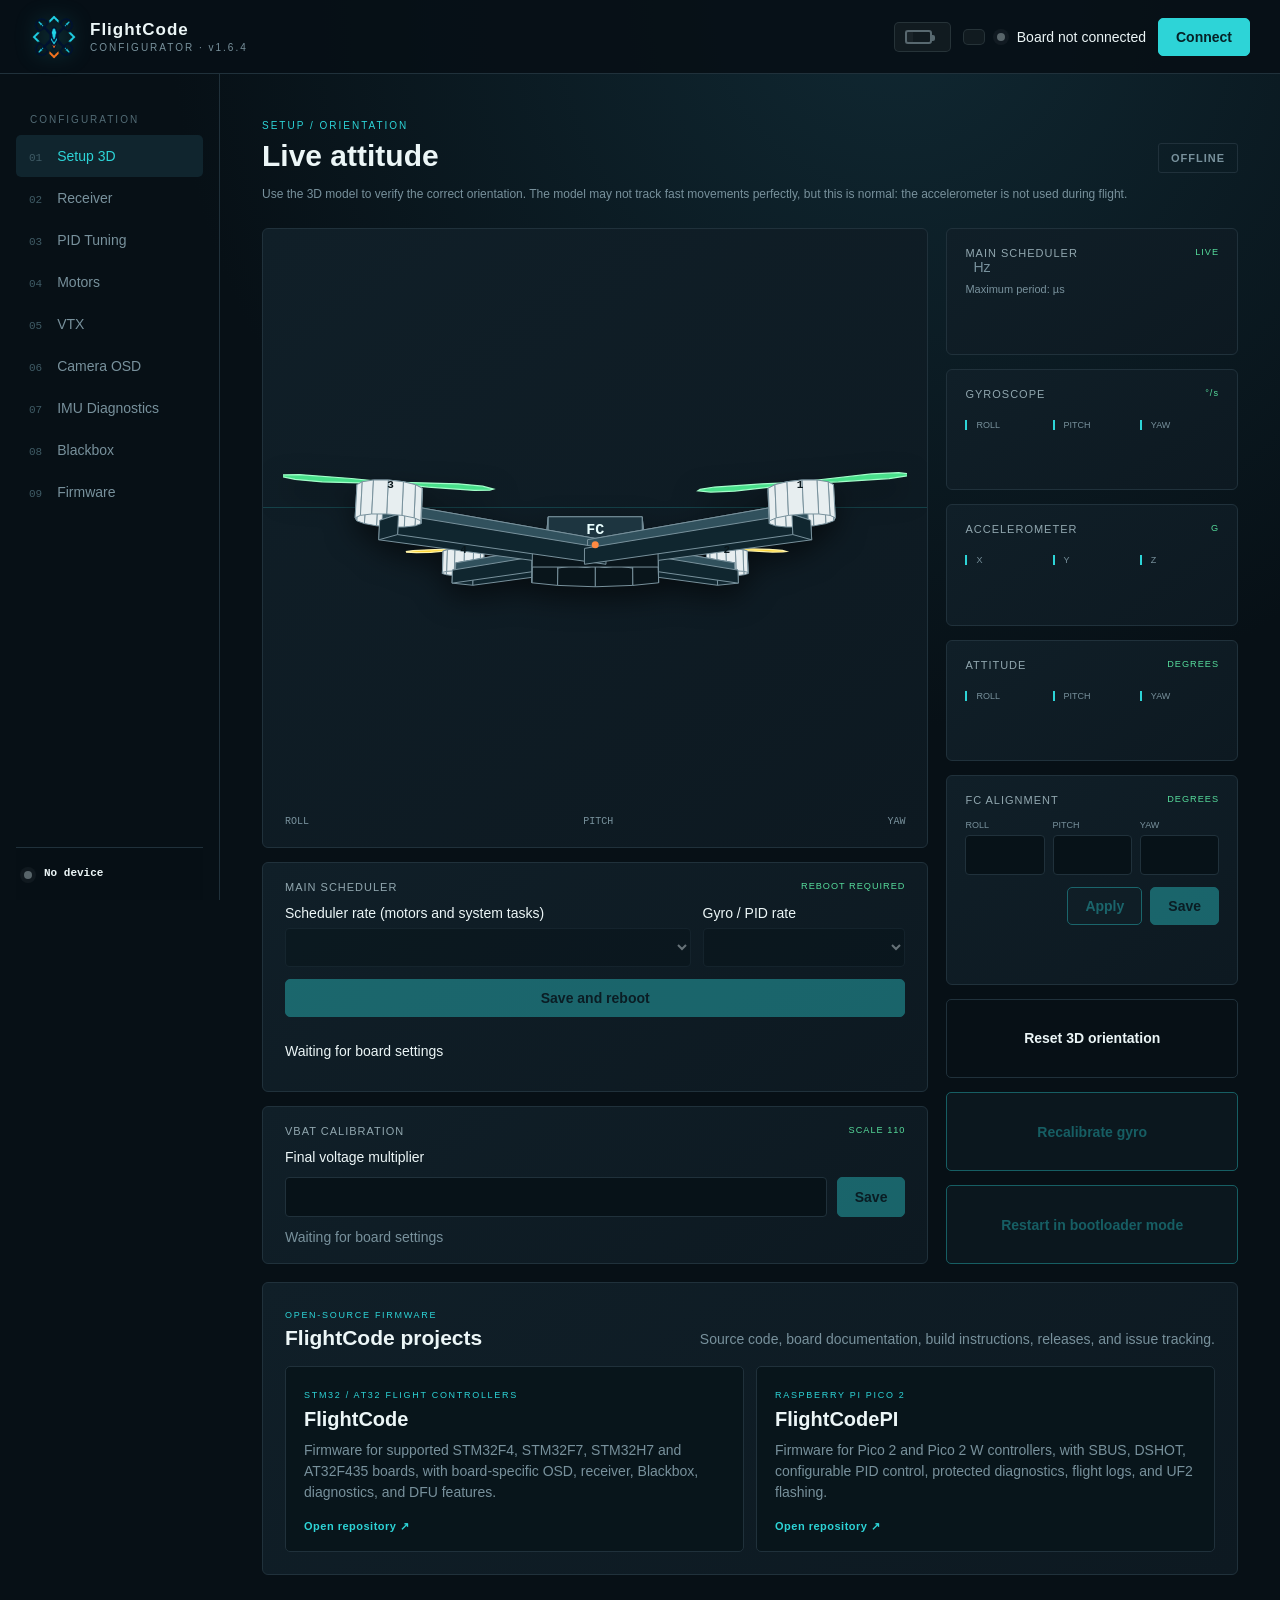
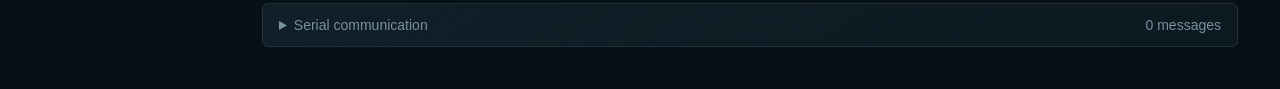
<file: index.html>
<!doctype html>
<html lang="en">
<head>
  <meta charset="UTF-8">
  <meta name="viewport" content="width=device-width,initial-scale=1">
  <meta name="theme-color" content="#071016">
  <title>FlightCode Configurator 1.6.4</title>
  <link rel="stylesheet" href="styles.css?v=20261018-settings-backup">
  <link rel="stylesheet" href="model.css?v=20260819-2">
  <link rel="stylesheet" href="blackbox.css?v=20260819-2">
  <link rel="stylesheet" href="firmware-flasher.css?v=20260819-2">
</head>
<body>
  <header class="topbar">
    <div class="brand">
      <img class="brand-logo" src="assets/flightcode-logo.png" alt="FlightCode logo">
      <div><b>FlightCode</b><small>CONFIGURATOR · v1.6.4</small></div>
    </div>
    <div class="connection"><div id="batteryStatus" class="battery-status disabled" title="Battery voltage not available"><span class="battery-icon"><i id="batteryFill"></i></span><b id="batteryVoltage">— V</b></div><div id="batteryCurrentStatus" class="current-status disabled" title="Board not connected"><b id="batteryCurrent">— A</b></div><i id="connectionDot"></i><span id="connectionText">Board not connected</span>
      <button id="connectButton" class="button primary">Connect</button></div>
  </header>
  <div class="shell">
    <aside>
      <p class="nav-title">CONFIGURATION</p>
      <button class="nav active" data-view="setup"><span>01</span>Setup 3D</button>
      <button class="nav" data-view="receiver"><span>02</span>Receiver</button>
      <button class="nav" data-view="pid"><span>03</span>PID Tuning</button>
      <button class="nav" data-view="motors"><span>04</span>Motors</button>
      <button class="nav" data-view="vtx"><span>05</span>VTX</button>
      <button class="nav" data-view="osd"><span>06</span>Camera OSD</button>
      <button class="nav" data-view="diagnostic"><span>07</span>IMU Diagnostics</button>
      <button class="nav" data-view="blackbox"><span>08</span>Blackbox</button>
      <button class="nav" data-view="firmware"><span>09</span>Firmware</button>
      <div class="device"><i id="deviceDot"></i><div><b id="deviceName">No device</b><small id="firmwareVersion"></small></div></div>
    </aside>
    <main>
      <div id="firmwareCompatibilityAlert" class="firmware-compatibility-alert" hidden role="alert">
        <strong>FIRMWARE UPDATE STRONGLY RECOMMENDED</strong>
        <span id="firmwareCompatibilityText"></span>
      </div>
      <section id="setupView" class="view active">
        <header class="heading"><div><small>SETUP / ORIENTATION</small><h1>Live attitude</h1></div><b id="flightState" class="badge">OFFLINE</b></header>
        <p class="orientation-note">Use the 3D model to verify the correct orientation. The model may not track fast movements perfectly, but this is normal: the accelerometer is not used during flight.</p>
        <div class="setup-grid">
          <div class="setup-visual">
          <article class="model-panel">
            <div class="horizon"></div>
            <div class="scene"><div class="model-camera"><div class="quad-shell"><canvas id="quadModel" class="quad" aria-label="Live 3D quadcopter attitude"></canvas>
              <div class="nose">▲</div>
            </div></div></div>
            <div class="legend"><span>ROLL</span><span>PITCH</span><span>YAW</span></div>
          </article>
          <article class="card main-loop-card"><header>MAIN SCHEDULER <small>REBOOT REQUIRED</small></header><div class="main-loop-schedulers"><label for="mainLoopHz">Scheduler rate (motors and system tasks)<select id="mainLoopHz" disabled><option value="8000">8 kHz</option><option value="16000" selected>16 kHz</option></select></label><label for="gyroRateHz">Gyro / PID rate<select id="gyroRateHz" disabled><option value="8000">8 kHz</option><option value="16000" selected>16 kHz</option></select></label></div><div class="main-loop-actions"><button id="applyMainLoopButton" class="button primary" disabled>Save and reboot</button></div><p id="mainLoopState">Waiting for board settings</p></article>
          <article class="card vbat-card"><header>VBAT CALIBRATION <small>SCALE 110</small></header><label for="vbatMultiplier">Final voltage multiplier</label><div class="vbat-control"><input id="vbatMultiplier" type="number" min="0.5" max="1.5" step="0.001" value="1.000" disabled><button id="saveVbatMultiplierButton" class="button primary" disabled>Save</button></div><p id="vbatMultiplierState">Waiting for board settings</p></article>
          </div>
          <div class="telemetry">
            <article class="card loop"><header>MAIN SCHEDULER <small>LIVE</small></header><strong id="loopFrequency">—</strong><span>Hz</span><p>Maximum period: <b id="loopMaxPeriod">—</b> µs</p></article>
            <article class="card"><header>GYROSCOPE <small>°/s</small></header><div class="triple">
              <div><small>ROLL</small><b id="gyroRoll">0.0</b></div><div><small>PITCH</small><b id="gyroPitch">0.0</b><small id="gyroPitchRaw">RAW: —</small></div><div><small>YAW</small><b id="gyroYaw">0.0</b></div>
            </div></article>
            <article class="card"><header>ACCELEROMETER <small>G</small></header><div class="triple">
              <div><small>X</small><b id="accelX">0.00</b></div><div><small>Y</small><b id="accelY">0.00</b></div><div><small>Z</small><b id="accelZ">0.00</b></div>
            </div></article>
            <article class="card"><header>ATTITUDE <small>DEGREES</small></header><div class="triple">
              <div><small>ROLL</small><b id="attitudeRoll">0.0</b></div><div><small>PITCH</small><b id="attitudePitch">0.0</b></div><div><small>YAW</small><b id="attitudeYaw">0.0</b></div>
            </div></article>
            <article class="card alignment-card"><header>FC ALIGNMENT <small>DEGREES</small></header>
              <div class="alignment-fields">
                <label>ROLL<input id="boardRoll" data-alignment type="number" min="-180" max="180" step="1" value="0" disabled></label>
                <label>PITCH<input id="boardPitch" data-alignment type="number" min="-180" max="180" step="1" value="0" disabled></label>
                <label>YAW<input id="boardYaw" data-alignment type="number" min="-180" max="180" step="1" value="0" disabled></label>
              </div>
              <div class="alignment-actions">
                <button id="applyAlignmentButton" class="button secondary" disabled>Apply</button>
                <button id="saveAlignmentButton" class="button primary" disabled>Save</button>
              </div>
            </article>
            <button id="resetAttitudeButton" class="button ghost">Reset 3D orientation</button>
            <button id="calibrateGyroButton" class="button secondary" disabled>Recalibrate gyro</button>
            <button id="enterDfuButton" class="button secondary" disabled>Restart in bootloader mode</button>
          </div>
        </div>
        <section class="project-links" aria-labelledby="projectLinksTitle">
          <header><div><small>OPEN-SOURCE FIRMWARE</small><h2 id="projectLinksTitle">FlightCode projects</h2></div><p>Source code, board documentation, build instructions, releases, and issue tracking.</p></header>
          <div class="project-link-grid">
            <a class="project-link" href="https://github.com/tommyleo/FlightCode" target="_blank" rel="noopener noreferrer"><span>STM32 / AT32 FLIGHT CONTROLLERS</span><strong>FlightCode</strong><p>Firmware for supported STM32F4, STM32F7, STM32H7 and AT32F435 boards, with board-specific OSD, receiver, Blackbox, diagnostics, and DFU features.</p><b>Open repository <i aria-hidden="true">↗</i></b></a>
            <a class="project-link" href="https://github.com/tommyleo/FlightCodePI" target="_blank" rel="noopener noreferrer"><span>RASPBERRY PI PICO 2</span><strong>FlightCodePI</strong><p>Firmware for Pico 2 and Pico 2 W controllers, with SBUS, DSHOT, configurable PID control, protected diagnostics, flight logs, and UF2 flashing.</p><b>Open repository <i aria-hidden="true">↗</i></b></a>
          </div>
        </section>
      </section>
      <section id="receiverView" class="view">
        <header class="heading"><div><small id="receiverInputType">INPUT / SBUS</small><h1>Receiver channels</h1></div><b id="receiverState" class="badge">NO SIGNAL</b></header>
        <article class="receiver-config">
          <div id="receiverProtocolRow" class="receiver-order"><label for="receiverProtocol"><small>RECEIVER TYPE</small>Serial protocol</label><select id="receiverProtocol" data-receiver-config disabled><option value="SBUS">SBUS</option></select></div>
          <div class="receiver-order"><label for="receiverSerialPort"><small>SERIAL PORT</small>Receiver UART</label><select id="receiverSerialPort" data-receiver-config disabled><option value="UART1">UART1</option></select></div>
          <div class="receiver-order"><label for="receiverChannelOrder"><small>CHANNEL MAP</small>First four channels</label><select id="receiverChannelOrder" data-receiver-config disabled><option>TAER1234</option><option>AETR1234</option></select></div>
          <div id="receiverModes" class="receiver-modes"></div>
          <div id="receiverBindRow" class="receiver-actions" hidden><span id="receiverBindState">Requires ELRS 3.4+ and FC TX connected to receiver RX. Then select Bind on your radio.</span><button id="bindReceiverButton" class="button secondary" disabled>Bind receiver</button></div>
          <div class="receiver-actions"><span id="receiverConfigState">Waiting for board settings</span><button id="applyReceiverConfigButton" class="button secondary" disabled>Apply</button><button id="saveReceiverConfigButton" class="button primary" disabled>Save</button></div>
        </article>
        <article id="sbusDiagnostics" class="sbus-diagnostics waiting">
          <div class="sbus-diagnostic-heading"><div><small id="receiverDiagnosticsType">SBUS DIAGNOSTICS</small><h2>Signal quality</h2></div><b id="sbusHealth">WAITING</b></div>
          <div class="sbus-diagnostic-grid">
            <div><small>FRAME AGE</small><strong id="sbusFrameAge">—</strong></div>
            <div><small>VALID FRAMES</small><strong id="sbusValidFrames">0</strong></div>
            <div><small>UART ERRORS</small><strong id="sbusUartErrors">0</strong></div>
            <div><small>RECOVERIES</small><strong id="sbusRecoveries">0</strong></div>
            <div><small>OVERRUNS</small><strong id="sbusOverruns">0</strong></div>
            <div><small>INVALID FRAMES</small><strong id="sbusInvalidFrames">0</strong></div>
          </div>
          <p id="sbusDiagnosticMessage">Waiting for receiver diagnostics…</p>
        </article>
        <h2 class="channel-output-title">Live channel output</h2>
        <div id="channelGrid" class="channels"></div>
      </section>
      <section id="vtxView" class="view">
        <header class="heading"><div><small>VIDEO / TRANSMITTER CONTROL</small><h1>VTX</h1></div><b id="vtxState" class="badge">UNAVAILABLE</b></header>
        <article class="vtx-card">
          <div class="vtx-fields">
            <label>Protocol<select id="vtxProtocol" data-vtx-config disabled><option value="OFF">Disabled</option><option value="SMARTAUDIO">SmartAudio</option><option value="TRAMP">IRC Tramp</option><option value="HDZERO_MSP">HDZero V3 · MSP + DisplayPort</option></select></label>
            <label>Serial port<select id="vtxSerialPort" data-vtx-config disabled><option value="UART3">UART3</option><option value="UART4">UART4</option><option value="UART6">UART6</option></select></label>
            <label>Frequency table<select id="vtxTable" data-vtx-config disabled><option value="EU">EU / CE</option><option value="US">US / FCC</option></select></label>
            <label>Band<select id="vtxBand" data-vtx-config disabled><option>A</option><option>B</option><option>E</option><option>F</option><option>R</option></select></label>
            <label>Channel<select id="vtxChannel" data-vtx-config disabled><option value="1">CH 1</option><option value="2">CH 2</option><option value="3">CH 3</option><option value="4">CH 4</option><option value="5">CH 5</option><option value="6">CH 6</option><option value="7">CH 7</option><option value="8">CH 8</option></select></label>
            <label>Power<select id="vtxPower" data-vtx-config disabled><option value="25">25 mW</option><option value="100">100 mW</option><option value="200">200 mW</option><option value="400">400 mW</option><option value="500">500 mW</option><option value="600">600 mW</option><option value="1000">1000 mW</option></select></label>
          </div>
          <p class="vtx-note">For SmartAudio / Tramp, connect the control wire to the selected UART TX pad. For HDZero MSP + DisplayPort, connect FC TX to VTX RX and FC RX to VTX TX, with a common ground. Saved VTX settings are sent at the next startup. MSP connection confirms communication, not the actual RF state.</p>
          <p id="vtxLinkState" class="vtx-note" aria-live="polite" hidden>Waiting for HDZero communication</p>
          <div class="vtx-actions"><span id="vtxConfigState">Waiting for board settings</span><button id="applyVtxButton" class="button secondary" disabled>Apply (RAM)</button><button id="saveVtxButton" class="button primary" disabled>Save for reboot</button></div>
        </article>
        <article class="vtx-card">
          <header><div><small>READY TO USE</small><h2 id="vtxTableTitle">EU frequency table</h2></div><b>5.8 GHz</b></header>
          <div id="vtxFrequencyTable" class="vtx-table-wrap"></div>
          <p class="vtx-warning">Frequencies set to “—” are disabled for the selected region. Also verify the supported bands and power levels in the VTX manufacturer documentation.</p>
        </article>
      </section>
      <section id="pidView" class="view">
        <header class="heading"><div><small>FLIGHT TUNING / RATE MODE</small><h1>PID parameters</h1></div><b id="saveState" class="save-state">Not connected</b></header>
        <article class="tuning-profiles">
          <div>
            <small>FLIGHT PROFILE</small>
            <h2>Quick tuning</h2>
            <p>Presets fill in PID, rates, feedforward, TPA, and filter values. Review them, then select Apply or Save to flash.</p>
          </div>
          <div class="profile-buttons">
            <button class="profile-button" data-tuning-profile="balanced" disabled><b>Balanced</b><small>Predictable and progressive</small></button>
            <button class="profile-button" data-tuning-profile="racing" disabled><b>Racing</b><small>Direct and responsive</small></button>
            <button class="profile-button" data-tuning-profile="freestyle" disabled><b>Freestyle</b><small>Smooth and acrobatic</small></button>
          </div>
          <span id="activeTuningProfile" class="profile-state">CUSTOM</span>
        </article>
        <div id="pidGrid" class="pid-grid"></div>
        <article class="rates-card">
          <header><div><small>STICK RESPONSE</small><h2>Rates and expo</h2></div>
            <p>Expo softens the stick center while preserving maximum rate at the endpoints.</p></header>
          <div class="rates-fields">
            <label>Roll max <span>°/s</span><input id="rollRate" data-rate type="number" min="100" max="1200" step="10" value="420" disabled></label>
            <label>Pitch max <span>°/s</span><input id="pitchRate" data-rate type="number" min="100" max="1200" step="10" value="420" disabled></label>
            <label>Yaw max <span>°/s</span><input id="yawRate" data-rate type="number" min="100" max="1200" step="10" value="320" disabled></label>
            <label>Expo <span>0–0,9</span><input id="rateExpo" data-rate type="number" min="0" max="0.9" step="0.01" value="0.30" disabled></label>
            <label>TPA <span>%</span><input id="tpaAttenuation" data-tpa type="number" min="0" max="100" step="1" value="20" disabled></label>
            <label>TPA breakpoint <span>throttle %</span><input id="tpaBreakpoint" data-tpa type="number" min="0" max="100" step="1" value="70" disabled></label>
          </div>
        </article>
        <article class="rates-card">
          <header><div><small>NOISE CONTROL</small><h2>Gyroscope and D-term filters</h2></div>
            <p>Lower frequencies reduce vibration reaching the controller. Dynamic D adds only the selected maximum boost during fast rotations or propwash.</p></header>
          <div class="rates-fields filter-fields">
            <label>Gyro low-pass <span>Hz</span><input id="gyroLpfHz" data-filter type="number" min="50" max="250" step="1" value="100" disabled></label>
            <label>D-term low-pass <span>Hz</span><input id="dtermLpfHz" data-filter type="number" min="20" max="200" step="1" value="60" disabled></label>
            <label>Dynamic D boost <span>% max · 0 = disabled</span><input id="dynamicDBoost" data-filter type="number" min="0" max="50" step="0.1" value="12.5" disabled></label>
          </div>
        </article>
        <div class="actions"><button id="resetButton" class="button ghost" disabled>Restore defaults</button><div>
          <button id="readButton" class="button ghost" disabled>Read again</button>
          <button id="applyButton" class="button secondary" disabled>Apply</button>
          <button id="saveButton" class="button primary" disabled>Save to flash</button>
        </div></div>
      </section>
      <section id="motorsView" class="view">
        <header class="heading"><div><small>OUTPUT / TEST BENCH</small><h1>Motor test</h1></div><b id="motorTestState" class="badge">LOCKED</b></header>
        <article class="protocol-card">
          <div><small>MOTOR OUTPUT</small><h2>ESC protocol</h2>
            <p>The protocol can only be changed while the quad is disarmed.</p></div>
          <div class="protocol-control">
            <select id="motorProtocol" disabled>
              <option value="DSHOT300" selected>DSHOT300</option>
              <option value="DSHOT600">DSHOT600</option>
              <option value="DSHOT1200">DSHOT1200</option>
            </select>
            <button id="applyProtocolButton" class="button secondary protocol-action" disabled>Apply<br>protocol</button>
          </div>
        </article>
        <article class="protocol-card motor-direction-card">
          <div><small>YAW MIXER</small><h2>Motor direction</h2>
            <p>Select reversed for counterclockwise M1/M4 and clockwise M2/M3 (props out).</p></div>
          <div id="motorDirectionDiagram" class="motor-direction-diagram" role="img" aria-label="Normal motor direction: M1 and M4 clockwise; M2 and M3 counterclockwise">
            <span class="motor-diagram-nose">FRONT &#9650;</span>
            <div class="motor-diagram-grid">
              <span class="motor-diagram-item" data-motor-direction="4"><b>M4</b><i aria-hidden="true">&#8635;</i><small>CW</small></span>
              <span class="motor-diagram-item" data-motor-direction="2"><b>M2</b><i aria-hidden="true">&#8634;</i><small>CCW</small></span>
              <span class="motor-diagram-item" data-motor-direction="3"><b>M3</b><i aria-hidden="true">&#8634;</i><small>CCW</small></span>
              <span class="motor-diagram-item" data-motor-direction="1"><b>M1</b><i aria-hidden="true">&#8635;</i><small>CW</small></span>
            </div>
          </div>
          <div class="protocol-control">
            <select id="motorDirection" disabled>
              <option value="NORMAL">Normal · M1/M4 clockwise</option>
              <option value="REVERSED">Reversed · M1/M4 counterclockwise</option>
            </select>
            <button id="applyMotorDirectionButton" class="button secondary protocol-action" disabled>Apply and<br>save</button>
          </div>
        </article>
        <article class="protocol-card">
          <div><small>ARM / IDLE</small><h2>Motor idle speed</h2>
            <p>Minimum output maintained while the quad is armed and throttle is at zero.</p></div>
          <div class="protocol-control">
            <input id="motorIdlePercent" type="number" min="1" max="10" step="0.1" value="5.0" disabled>
            <span>%</span>
            <button id="applyMotorIdleButton" class="button secondary protocol-action" disabled>Apply and<br>save</button>
          </div>
        </article>
        <article class="motor-warning">
          <strong>⚠ REMOVE ALL PROPELLERS</strong>
          <p>The motors may start immediately. Keep the configured ARM switch disabled and connect the battery only after removing the propellers.</p>
          <label><input id="motorSafetyCheck" type="checkbox" disabled> I confirm that all propellers have been removed</label>
        </article>
        <article class="motor-test-panel">
          <div class="master-motor">
            <div><strong>MASTER</strong><small>All motors</small></div>
            <input id="masterMotorSlider" class="vertical-motor" type="range" min="0" max="100" step="1" value="0" disabled>
            <output id="masterMotorValue">0%</output>
          </div>
          <div id="motorTestGrid" class="motor-test-grid"></div>
        </article>
        <p class="motor-hint">Return all sliders to zero before disabling the test or disconnecting the battery.</p>
      </section>
      <section id="osdView" class="view">
        <header class="heading"><div><small id="osdBackendTitle">VIDEO / MAX7456</small><h1>Camera OSD</h1></div><b id="osdDetectionState" class="badge">NOT DETECTED</b></header>
        <article class="osd-safety">
          <strong id="osdConnectionTitle">REMOVE ALL PROPELLERS</strong>
          <p id="osdConnectionHelp">For reliable detection, power the flight controller from the LiPo first, then connect USB. The MAX7456 may not be powered by USB alone.</p>
        </article>
        <article class="card osd-card">
          <header>OSD LAYOUT <small id="osdGridFormat">PAL · 30 × 16 GRID</small></header>
          <label class="osd-pilot-field" id="osdVideoModeField">Video format<select id="osdVideoMode" disabled><option value="AUTO">Auto</option><option value="PAL">PAL</option><option value="NTSC">NTSC</option></select><small>Match the camera format. PAL / NTSC is saved and used from power-on.</small></label>
          <div class="osd-enable-row"><div><b>Enable OSD overlay</b><small>Choose the visible elements and drag them directly over the video preview.</small></div><label class="osd-switch"><input id="osdEnabled" type="checkbox" disabled><span></span></label></div>
          <div class="osd-layout-editor">
            <div id="osdPalette" class="osd-palette" aria-label="OSD elements">
              <div class="osd-palette-heading"><small>ELEMENTS</small><span>SHOW</span></div>
              <button type="button" class="osd-palette-item" draggable="true" data-osd-element="0"><span><b>Battery voltage</b><small>▤16.80V</small></span><i aria-hidden="true"></i></button>
              <button type="button" class="osd-palette-item" draggable="true" data-osd-element="1"><span><b>Cell voltage</b><small>▤4.20V</small></span><i aria-hidden="true"></i></button>
              <button type="button" class="osd-palette-item" draggable="true" data-osd-element="2"><span><b>Flight timer</b><small>03:24◷</small></span><i aria-hidden="true"></i></button>
              <button type="button" class="osd-palette-item" draggable="true" data-osd-element="3"><span><b>FlightCode logo</b><small>FLIGHTCODE</small></span><i aria-hidden="true"></i></button>
              <button type="button" class="osd-palette-item" draggable="true" data-osd-element="4"><span><b>Pilot name</b><small id="osdPilotPreview">PILOT</small></span><i aria-hidden="true"></i></button>
              <button type="button" class="osd-palette-item" draggable="true" data-osd-element="5"><span><b>VTX</b><small>F:3:200</small></span><i aria-hidden="true"></i></button>
              <button type="button" class="osd-palette-item" draggable="true" data-osd-element="6"><span><b>Current</b><small>999.9A</small></span><i aria-hidden="true"></i></button>
              <label class="osd-pilot-field"><span>Pilot name</span><input id="osdPilotName" maxlength="12" placeholder="PILOT" autocomplete="off" disabled></label>
            </div>
            <div class="osd-preview-wrap">
              <div class="osd-preview-toolbar"><span>CAMERA PREVIEW</span><b id="osdGridPosition">COL — · ROW —</b></div>
              <div id="osdPreview" class="osd-preview" role="application" aria-label="OSD positioning preview">
                <div id="osdPreviewItems"></div>
                <div class="osd-safe-area"></div>
              </div>
              <p id="osdGridHelp">Drag an element to place it. Positions snap to the detected video grid.</p>
            </div>
          </div>
          <div class="osd-actions"><span id="osdConfigState">Waiting for board settings</span><button id="applyOsdButton" class="button secondary" disabled>Apply</button><button id="saveOsdButton" class="button primary" disabled>Save</button></div>
        </article>
      </section>
      <section id="diagnosticView" class="view">
        <header class="heading"><div><small>SENSORS / BENCH ANALYSIS</small><div class="heading-title"><h1>IMU diagnostics</h1><b id="diagnosticImuName" class="imu-name">IMU —</b></div></div><b class="badge">NO PROPELLERS</b></header>
        <article class="imu-diagnostic">
          <div>
            <small>GUIDED PROCEDURE</small>
            <h2>Verify roll, pitch, and yaw</h2>
            <p id="imuDiagnosticInstruction">Record guided positions up to ±180° and create a complete 3D orientation file.</p>
            <div class="diagnostic-progress"><i id="imuDiagnosticProgress"></i></div>
            <p id="imuDiagnosticResult" class="diagnostic-result">Ready to begin.</p>
          </div>
          <div class="diagnostic-actions">
            <button id="startImuDiagnosticButton" class="button primary" disabled>Start test</button>
            <button id="cancelImuDiagnosticButton" class="button ghost" disabled>Cancel</button>
            <button id="downloadImuDiagnosticButton" class="button secondary" disabled>Download file</button>
          </div>
        </article>
        <article class="diagnostic-help">
          <h3>How to perform the test</h3>
          <p>Begin with the quad level. Slowly follow each indicated position and hold it until the next stage. The procedure tests ±90° and ±180° on roll, pitch, and yaw, followed by a combined rotation.</p>
          <p>The file records gyroscope, accelerometer, quaternion, and displayed angles at 100 Hz.</p>
          <p>The quad must be disarmed and the motor test must be disabled.</p>
        </article>
        <article class="imu-diagnostic">
          <div>
            <small>STATIONARY CALIBRATION</small>
            <h2>Measure gyroscope bias and drift</h2>
            <p id="stationaryDiagnosticInstruction">Keep the board completely still. The test calibrates the gyroscope, waits for stabilization, then records a diagnostic log.</p>
            <div class="diagnostic-progress"><i id="stationaryDiagnosticProgress"></i></div>
            <p id="stationaryDiagnosticResult" class="diagnostic-result">Ready to begin.</p>
          </div>
          <div class="diagnostic-actions">
            <button id="startStationaryDiagnosticButton" class="button primary" disabled>Start stationary test</button>
            <button id="cancelStationaryDiagnosticButton" class="button ghost" disabled>Cancel</button>
            <button id="downloadStationaryDiagnosticButton" class="button secondary" disabled>Download file</button>
          </div>
        </article>
        <article class="pid-diagnostic">
          <div>
            <small>PID / MIXER</small>
            <h2>Simulated PID and mixer test</h2>
            <p id="pidDiagnosticInstruction">Check gyroscope and radio commands while calculating M1–M4 with physical outputs locked at zero.</p>
            <div class="diagnostic-progress"><i id="pidDiagnosticProgress"></i></div>
            <p id="pidDiagnosticResult" class="diagnostic-result">Ready to begin.</p>
            <label class="diagnostic-safety"><input id="pidDiagnosticSafety" type="checkbox" disabled> I confirm: propellers removed and battery disconnected</label>
          </div>
          <div class="diagnostic-actions">
            <button id="startPidDiagnosticButton" class="button primary" disabled>Start PID test</button>
            <button id="cancelPidDiagnosticButton" class="button ghost" disabled>Cancel</button>
            <button id="downloadPidDiagnosticButton" class="button secondary" disabled>Download file</button>
          </div>
        </article>
        <article class="diagnostic-help">
          <h3>How the simulated test advances</h3>
          <p>Each stage starts with a three-second preparation countdown. There is no time limit for performing the requested movement.</p>
          <p>After the movement, keep the quad still or return the stick to center for just over one second. Only then will the next stage begin.</p>
        </article>
        <article class="flight-log-card">
          <div>
            <small>BLACKBOX RAM</small>
            <h2>Latest flight</h2>
            <p id="flightLogStatus">No flight log available.</p>
            <div class="diagnostic-progress"><i id="flightLogProgress"></i></div>
          </div>
          <div class="diagnostic-actions">
            <button id="refreshFlightLogButton" class="button ghost" disabled>Check log</button>
            <button id="downloadFlightLogButton" class="button secondary" disabled>Download latest flight</button>
          </div>
        </article>
      </section>
      <section id="blackboxView" class="view">
        <header class="heading"><div><small>ONBOARD STORAGE</small><h1>Blackbox</h1></div><b id="blackboxState" class="badge">UNAVAILABLE</b></header>
        <article class="card blackbox-card">
          <header>LONG FLIGHT LOGGING <small>MICROSD / INTERNAL FLASH</small></header>
          <div class="osd-enable-row"><div><b>Enable persistent Blackbox</b><small>Records gyro, setpoints, separated P/I/D/FF terms, motors, battery, main-scheduler timing and gyro/PID timing at 1 kHz.</small></div><label class="osd-switch"><input id="blackboxEnabled" type="checkbox" disabled><span></span></label></div>
          <div class="blackbox-stats">
            <div class="blackbox-stat"><small>STORAGE CAPACITY</small><strong id="blackboxCapacity">—</strong><span id="blackboxCapacityDetail">Blackbox storage</span></div>
            <div class="blackbox-stat"><small>STORED FLIGHT DATA</small><strong id="blackboxStored">—</strong><span id="blackboxWrittenDetail">0 B written this power session</span></div>
            <div id="blackboxDroppedCard" class="blackbox-stat"><small>DROPPED RECORDS</small><strong id="blackboxDropped">0</strong><span id="blackboxDroppedDetail">Logging pipeline healthy</span></div>
          </div>
          <p id="blackboxMessage">Connect a compatible flight controller to check its Blackbox storage.</p>
          <p id="blackboxWriteTestResult" class="diagnostic-result">Write test not run.</p>
          <div class="osd-actions"><span id="blackboxConfigState">Waiting for board</span><button id="blackboxWriteTestButton" class="button ghost" disabled>Write test</button><button id="blackboxSessionTestButton" class="button ghost" disabled>Session test</button><button id="refreshBlackboxButton" class="button ghost" disabled>Check again</button><button id="applyBlackboxButton" class="button secondary" disabled>Apply</button><button id="saveBlackboxButton" class="button primary" disabled>Save</button></div>
        </article>
        <article class="card blackbox-flights-card">
          <header><span>SAVED FLIGHTS</span><small id="blackboxFlightCount">0 FLIGHTS</small></header>
          <p id="blackboxCatalogMessage">Connect FlightCode to list the flights stored on the microSD.</p>
          <div id="blackboxFlightList" class="blackbox-flight-list"></div>
          <div class="diagnostic-progress"><i id="blackboxDownloadProgress"></i></div>
          <div class="osd-actions"><span id="blackboxDownloadState">No download in progress</span><button id="clearBlackboxButton" class="button ghost danger" disabled>Erase flight catalog</button></div>
        </article>
      </section>
      <section id="firmwareView" class="view">
        <header class="heading"><div><small id="firmwareModeLabel">MAINTENANCE / FIRMWARE</small><h1>Firmware flasher</h1></div><b id="firmwareDfuState" class="badge">WAITING</b></header>
      <article class="configuration-backup card" aria-label="Configuration backup">
        <div><strong>Configuration backup</strong><p id="configurationBackupState" role="status" aria-live="polite">Connect a board to save or load its settings</p><small>All board settings · restore after reinstalling FlightCode or FlightCodePI on the same board.</small></div>
        <div class="configuration-backup-actions"><button id="backupConfigurationButton" class="button secondary" disabled>Save backup</button><button id="restoreConfigurationButton" class="button ghost" disabled>Load backup</button></div>
        <input id="configurationBackupFile" type="file" accept=".json,application/json" hidden>
      </article>
        <article id="firmwareWarning" class="firmware-warning">
          <strong id="firmwareWarningTitle">STM32 / AT32 FLIGHT CONTROLLERS AND RASPBERRY PI PICO</strong>
          <p id="firmwareWarningText">The configurator selects the correct flashing protocol from the connected board.</p>
        </article>
        <article class="firmware-card">
          <div class="firmware-fields">
            <label><small>TARGET BOARD</small><select id="firmwareTarget"><option value="">Select board…</option><option value="MAMBAF411">Mamba F411</option><option value="CLRACINGF4">CLRacing F4</option><option value="FLYWOOF405NANO">Flywoo GN405 Nano V3</option><option value="FLYWOOF405NANO_ANALOG">Flywoo GN405 Nano Analog</option><option value="SEQUREH7V2">SEQURE H743 V2</option><option value="FOXEERF722V4">Foxeer F722 V4 (ICM / MPU6000)</option><option value="FOXEERH743">Foxeer H743 / H7 Mini MPU6000</option><option value="HUMMINGBIRD_200RS">NewBeeDrone Hummingbird 200 RaceSpec</option><option value="PICO2_W">Raspberry PI PICO 2</option></select></label>
            <label><small id="firmwareFileTypeLabel">LOCAL FIRMWARE</small><input id="firmwareFile" type="file" accept=".hex,.uf2,text/plain,application/octet-stream"></label>
          </div>
          <div class="firmware-file-info">
            <div><small>FILE</small><strong id="firmwareFileName">No file selected</strong></div>
            <div><small>FIRMWARE SIZE</small><strong id="firmwareSize">—</strong></div>
            <div><small>FLASH RANGE</small><strong id="firmwareRange">—</strong></div>
          </div>
          <p id="firmwareValidation" class="firmware-validation">Select a FlightCode .hex firmware file.</p>
          <div class="firmware-sequence">
            <div><span>1</span><b id="firmwareStep1Title">Enter bootloader</b><small id="firmwareStep1Text">Use the connected board or its BOOT button.</small></div>
            <div><span>2</span><b id="firmwareStep2Title">Connect bootloader</b><small id="firmwareStep2Text">Authorize the bootloader through USB.</small></div>
            <div><span>3</span><b id="firmwareStep3Title">Flash and verify</b><small id="firmwareStep3Text">Erase application memory, write, and compare every byte.</small></div>
          </div>
          <div class="firmware-actions">
            <button id="firmwareEnterDfuButton" class="button ghost" disabled>Restart in bootloader</button>
            <button id="firmwareConnectDfuButton" class="button secondary" disabled>Connect bootloader</button>
            <button id="firmwareFlashButton" class="button primary" disabled>Flash firmware</button>
          </div>
          <div class="firmware-progress"><i id="firmwareProgress"></i></div>
          <p id="firmwareProgressText" class="firmware-progress-text">Select a target and firmware file</p>
          <details class="firmware-log"><summary>Flashing details</summary><pre id="firmwareLog"></pre></details>
        </article>
      </section>
      <details class="console"><summary>Serial communication <span id="messageCount">0 messages</span></summary><pre id="consoleOutput">Device protocol messages will appear here.</pre></details>
    </main>
  </div>
  <div id="toast" class="toast" role="status"></div>
  <script src="quad-renderer-logic.js?v=20260805-2"></script>
  <script src="quad-renderer.js?v=20260805-2"></script>
  <script src="diagnostic-logic.js?v=20260805-2"></script>
  <script src="attitude-logic.js?v=20260805-2"></script>
  <script src="blackbox-logic.js?v=20260919-log-v9"></script>
  <script src="serial-port-logic.js?v=20261003-current-six"></script>
  <script src="webusb-serial.js?v=20261003-current-six"></script>
  <script src="android-usb-serial.js?v=20260824-1"></script>
<script src="firmware-flasher.js?v=20261004-foxeer-mini"></script>
  <script src="pico-flasher.js"></script>
  <script src="configuration-backup.js?v=20261018-2"></script>
  <script src="app.js?v=20261018-settings-backup-3"></script>
</body>
</html>
</file>
<file: styles.css>
:root{--bg:#071016;--panel:#0d1921;--panel2:#101f28;--line:#20313b;--text:#ecf6f7;--muted:#78919c;--cyan:#2dd4d7;--orange:#ff8a42;--green:#56db9b}
*{box-sizing:border-box}body{margin:0;background:radial-gradient(circle at 70% 0,#102832 0,var(--bg) 38%);color:var(--text);font:14px Inter,Segoe UI,sans-serif;min-height:100vh}.topbar{height:74px;border-bottom:1px solid var(--line);display:flex;align-items:center;justify-content:space-between;padding:0 30px;background:#071016e8;position:sticky;top:0;z-index:5}.brand,.connection,.device{display:flex;align-items:center;gap:12px}.brand b{font-size:17px;letter-spacing:1px}.brand small,.device small{display:block;color:var(--muted);font-size:10px;letter-spacing:2px;margin-top:2px}.brand-logo{width:48px;height:48px;object-fit:contain;filter:drop-shadow(0 0 10px #2dd4d744)}.connection i,.device i{width:8px;height:8px;background:#58656a;border-radius:50%;box-shadow:0 0 0 4px #56636a20}.connection i.online,.device i.online{background:var(--green);box-shadow:0 0 12px var(--green)}button{font:inherit}.button{border:1px solid var(--line);border-radius:5px;padding:10px 17px;color:var(--text);background:#13232c;cursor:pointer;font-weight:700}.button:disabled{opacity:.4;cursor:not-allowed}.primary{background:var(--cyan);border-color:var(--cyan);color:#062126}.secondary{border-color:var(--cyan);color:var(--cyan)}.ghost{background:transparent}.shell{display:grid;grid-template-columns:220px 1fr;min-height:calc(100vh - 74px);align-items:start}aside{position:sticky;top:74px;align-self:start;height:calc(100vh - 74px);overflow-y:auto;border-right:1px solid var(--line);padding:30px 16px 0;display:flex;flex-direction:column;scrollbar-width:thin}.nav-title{color:#526b75;font-size:10px;letter-spacing:2px;padding:0 14px}.nav{border:0;background:transparent;color:#78919c;text-align:left;padding:13px;border-radius:5px;cursor:pointer}.nav span{color:#3f5b65;margin-right:15px;font:11px monospace}.nav.active{background:#10252e;color:var(--cyan)}.device{position:sticky;bottom:0;flex:0 0 auto;align-items:flex-start;margin-top:auto;border-top:1px solid var(--line);padding:18px 8px 16px;background:#071016f5}.device>div{min-width:0}.device i{flex:0 0 8px;margin-top:5px}.device b{display:block;font:700 11px/1.45 monospace;overflow-wrap:anywhere}.device small{line-height:1.4}main{padding:42px;max-width:1284px;width:100%;margin:0 auto;align-self:start}.firmware-compatibility-alert{display:flex;gap:12px;align-items:center;margin-bottom:24px;padding:14px 16px;border:1px solid #ff8a4266;border-radius:6px;background:#2a180f;color:#d7b69f}.firmware-compatibility-alert[hidden]{display:none}.firmware-compatibility-alert strong{flex:0 0 auto;color:var(--orange);font-size:11px;letter-spacing:1px}.firmware-compatibility-alert span{line-height:1.45}.view{display:none;width:100%}.view.active{display:block}.view.active>*{width:100%}.heading{display:flex;justify-content:space-between;align-items:end;margin-bottom:28px}.heading small{color:var(--cyan);font-size:10px;letter-spacing:2px}.heading h1{font-size:30px;margin:7px 0 0}.badge,.save-state{font-size:11px;letter-spacing:1px;border:1px solid var(--line);padding:8px 12px;border-radius:3px;color:var(--muted)}.badge.online{color:var(--green);border-color:#56db9b55}.badge.armed{color:var(--orange);border-color:#ff8a4255}.setup-grid{display:grid;grid-template-columns:minmax(420px,1.6fr) minmax(280px,.7fr);gap:18px}.model-panel,.card,.axis-card,.channel,.console{background:linear-gradient(145deg,var(--panel2),var(--panel));border:1px solid var(--line);border-radius:6px}.model-panel{height:510px;position:relative;overflow:hidden}.horizon{position:absolute;inset:45% 0 auto;border-top:1px solid #2dd4d733;box-shadow:0 0 40px #2dd4d722}.scene{height:100%;display:grid;place-items:center;perspective:700px}.quad{width:210px;height:210px;position:relative;transform-style:preserve-3d;transition:transform .08s linear}.arm{position:absolute;top:96px;left:5px;width:200px;height:18px;background:linear-gradient(90deg,#28404b,#71a6b1,#28404b)}.arm.a{transform:rotate(45deg)}.arm.b{transform:rotate(-45deg)}.core{position:absolute;inset:72px;display:grid;place-items:center;background:#162932;border:3px solid var(--cyan);font-size:28px;font-weight:900}.motor{position:absolute;width:46px;height:46px;border:5px solid #34515d;border-radius:50%;display:grid;place-items:center;background:#0b161c;font-style:normal}.m1{top:2px;right:2px}.m2{bottom:2px;right:2px}.m3{bottom:2px;left:2px}.m4{top:2px;left:2px}.arrow{position:absolute;left:95px;top:38px;color:var(--orange)}.legend{position:absolute;bottom:20px;left:22px;right:22px;display:flex;justify-content:space-between;color:var(--muted);font:10px monospace}.telemetry{display:grid;gap:14px}.card{padding:18px}.card header{color:#91a7af;font-size:11px;letter-spacing:1px;display:flex;justify-content:space-between}.card header small{color:var(--green)}.loop strong{font-size:48px;display:inline-block;margin-top:12px}.loop>span{color:var(--muted);margin-left:8px}.triple{display:grid;grid-template-columns:repeat(3,1fr);gap:8px;margin-top:20px}.triple div{border-left:2px solid var(--cyan);padding-left:9px}.triple small{display:block;color:var(--muted);font-size:9px}.triple b{font-size:20px}.motor-row{display:grid;grid-template-columns:25px 1fr 42px;gap:8px;align-items:center;margin-top:12px}.meter,.track{height:6px;background:#081116;border-radius:4px;overflow:hidden}.meter i,.track i{display:block;height:100%;width:0;background:var(--orange);transition:width .1s}.motor-row output{font:11px monospace;text-align:right}.channels{display:grid;grid-template-columns:repeat(2,1fr);gap:10px}.channel{padding:15px;display:grid;grid-template-columns:110px 1fr 75px;align-items:center;gap:12px}.channel small{color:var(--muted);margin-left:8px}.channel output{font:12px monospace;text-align:right}.pid-grid{display:grid;grid-template-columns:repeat(3,1fr);gap:14px}.axis-card{padding:20px}.axis-card header{display:flex;justify-content:space-between;color:var(--cyan);letter-spacing:2px}.axis-fields{display:grid;gap:12px;margin-top:20px}.pid-field{display:grid;grid-template-columns:30px 1fr;align-items:center}.pid-field label{color:var(--muted)}input{width:100%;background:#071218;color:var(--text);border:1px solid var(--line);border-radius:4px;padding:11px;font:14px monospace}input:focus{outline:1px solid var(--cyan)}.actions{display:flex;justify-content:space-between;margin-top:18px}.actions div{display:flex;gap:8px}.save-state.saved{color:var(--green)}.save-state.dirty{color:var(--orange)}.console{margin-top:28px}.console summary{padding:13px 16px;cursor:pointer;color:var(--muted)}.console summary span{float:right}.console pre{border-top:1px solid var(--line);padding:16px;margin:0;max-height:180px;overflow:auto;color:#91b8bd;font:11px monospace}.toast{position:fixed;right:24px;bottom:24px;background:#e9f8f8;color:#082129;padding:13px 18px;border-radius:5px;transform:translateY(80px);opacity:0;transition:.25s;font-weight:700}.toast.visible{transform:none;opacity:1}
@media(max-width:850px){.shell{grid-template-columns:1fr}aside{border-right:0;border-bottom:1px solid var(--line);display:grid;grid-template-columns:repeat(3,1fr);padding:10px}.nav-title,.device{display:none}main{padding:24px}.setup-grid{grid-template-columns:1fr}.pid-grid{grid-template-columns:1fr}.channels{grid-template-columns:1fr}}@media(max-width:550px){.connection span{display:none}.topbar{padding:0 15px}.model-panel{height:380px}.channel{grid-template-columns:80px 1fr 65px}.actions{display:grid;gap:10px}.actions div{display:grid}}
.quad{transition:none}
.protocol-card{margin-top:14px;padding:20px;background:linear-gradient(145deg,var(--panel2),var(--panel));border:1px solid var(--line);border-radius:6px;display:flex;align-items:center;justify-content:space-between;gap:20px}.protocol-card small{color:var(--cyan);letter-spacing:2px}.protocol-card h2{margin:5px 0}.protocol-card p{margin:0;color:var(--muted)}.protocol-control{display:flex;align-items:center;gap:8px}.protocol-control select,.protocol-control input{height:60px}.protocol-action{display:inline-flex;align-items:center;justify-content:center;width:106px;min-width:106px;height:60px;padding:8px 10px;text-align:center;line-height:1.3}select{min-width:230px;background:#071218;color:var(--text);border:1px solid var(--line);border-radius:4px;padding:10px}select:disabled{opacity:.4}@media(max-width:650px){.protocol-card,.protocol-control{display:grid}.protocol-control{width:100%}.protocol-action{width:100%}}
.motor-direction-card>div:first-child{max-width:420px}.motor-direction-diagram{width:190px;min-width:190px;padding:8px 12px 12px;border:1px solid var(--line);border-radius:6px;background:#081319}.motor-diagram-nose{display:block;margin-bottom:7px;color:var(--orange);font:700 9px monospace;letter-spacing:1.5px;text-align:center}.motor-diagram-grid{display:grid;grid-template-columns:repeat(2,1fr);gap:7px 22px}.motor-diagram-item{display:grid;grid-template-columns:auto auto;grid-template-rows:auto auto;align-items:center;justify-content:center;column-gap:5px}.motor-diagram-item b{grid-row:1/-1;font:800 13px monospace}.motor-diagram-item i{font:normal 24px/20px sans-serif;color:var(--cyan)}.motor-diagram-item.clockwise i{color:var(--orange)}.motor-diagram-item small{font:700 8px monospace;letter-spacing:.5px;color:var(--muted)}@media(max-width:900px){.motor-direction-card{flex-wrap:wrap}.motor-direction-card>div:first-child{flex:1 1 300px}}@media(max-width:650px){.motor-direction-diagram{width:100%}.motor-direction-card .protocol-control{grid-template-columns:1fr}.motor-direction-card select{width:100%}}
.motor-warning{border:1px solid #ff8a4266;background:#2a180f;padding:20px;border-radius:6px}.motor-warning strong{color:var(--orange);letter-spacing:1px}.motor-warning p{color:#cba98f}.motor-warning label{display:flex;align-items:center;gap:10px;font-weight:700}.motor-warning input{width:auto}.motor-test-panel{margin-top:18px;padding:28px;background:linear-gradient(145deg,var(--panel2),var(--panel));border:1px solid var(--line);border-radius:6px;display:grid;grid-template-columns:150px 1fr;gap:25px}.master-motor{border-right:1px solid var(--line);display:grid;justify-items:center;gap:14px}.master-motor small,.motor-test-card small{display:block;color:var(--muted)}.vertical-motor{writing-mode:vertical-lr;direction:rtl;width:32px;height:210px;accent-color:var(--orange);padding:0}.master-motor output,.motor-test-card output{font:700 18px monospace;color:var(--cyan)}.motor-test-grid{display:grid;grid-template-columns:repeat(4,1fr);gap:12px}.motor-test-card{display:grid;justify-items:center;gap:12px;padding:18px;border:1px solid var(--line);border-radius:5px;background:#09151b}.motor-test-card strong{font-size:18px}.motor-hint{color:var(--muted);text-align:center}@media(max-width:700px){.motor-test-panel{grid-template-columns:1fr}.master-motor{border-right:0;border-bottom:1px solid var(--line);padding-bottom:20px}.motor-test-grid{grid-template-columns:repeat(2,1fr)}}

/* More legible flight model: a static camera surrounds the moving airframe. */
.model-camera{width:min(520px,92%);height:330px}
.quad-shell{width:100%;height:100%}.quad-shell>.nose{display:none}
.quad{display:block;width:100%;height:100%;filter:drop-shadow(0 12px 14px #0008)}
.alignment-fields{display:grid;grid-template-columns:repeat(3,1fr);gap:8px;margin-top:14px}.alignment-fields label{font-size:9px;color:var(--muted)}.alignment-fields input{margin-top:5px}.alignment-actions{display:flex;justify-content:flex-end;gap:8px;margin-top:12px}
.imu-diagnostic{margin-top:18px;padding:22px;background:linear-gradient(145deg,var(--panel2),var(--panel));border:1px solid var(--line);border-radius:6px;display:grid;grid-template-columns:1fr auto;gap:24px;align-items:center}.imu-diagnostic small{color:var(--cyan);letter-spacing:2px}.imu-diagnostic h2{margin:5px 0}.imu-diagnostic p{color:var(--muted);margin:7px 0}.diagnostic-actions{display:flex;gap:8px;flex-wrap:wrap;justify-content:flex-end}.diagnostic-progress{height:7px;background:#071116;border-radius:5px;overflow:hidden;margin-top:15px}.diagnostic-progress i{display:block;width:0;height:100%;background:var(--cyan);transition:width .1s linear}.diagnostic-result.ok{color:var(--green)}.diagnostic-result.warn{color:var(--orange)}@media(max-width:750px){.imu-diagnostic{grid-template-columns:1fr}.diagnostic-actions{justify-content:flex-start}}
.diagnostic-help{margin-top:14px;padding:22px;border:1px solid var(--line);border-radius:6px;background:#09151b}.diagnostic-help h3{margin:0 0 10px;color:var(--cyan)}.diagnostic-help p{margin:7px 0;color:var(--muted);max-width:850px}
.pid-diagnostic{margin-top:14px;padding:22px;background:linear-gradient(145deg,var(--panel2),var(--panel));border:1px solid #ff8a4255;border-radius:6px;display:grid;grid-template-columns:1fr auto;gap:24px;align-items:center}.pid-diagnostic small{color:var(--orange);letter-spacing:2px}.pid-diagnostic h2{margin:5px 0}.pid-diagnostic p{color:var(--muted)}.diagnostic-safety{display:flex;align-items:center;gap:10px;margin-top:16px;color:var(--orange);font-weight:700}.diagnostic-safety input{width:auto}@media(max-width:750px){.pid-diagnostic{grid-template-columns:1fr}}
.rates-card{margin-top:14px;padding:20px;background:linear-gradient(145deg,var(--panel2),var(--panel));border:1px solid var(--line);border-radius:6px}.rates-card header{display:flex;align-items:end;justify-content:space-between;gap:20px}.rates-card small{color:var(--cyan);letter-spacing:2px}.rates-card h2{margin:5px 0 0}.rates-card p{margin:0;color:var(--muted)}.rates-fields{display:grid;grid-template-columns:repeat(4,1fr);gap:12px;margin-top:18px}.rates-fields label{color:var(--muted);font-size:11px}.rates-fields label span{float:right;color:var(--cyan)}.rates-fields input{margin-top:7px}@media(max-width:750px){.rates-card header{display:block}.rates-card p{margin-top:8px}.rates-fields{grid-template-columns:repeat(2,1fr)}}
.filter-fields{grid-template-columns:repeat(3,minmax(180px,1fr));max-width:none}
.loop p{margin:8px 0 0;color:var(--muted);font-size:11px}.loop p b{color:var(--text)}
.setup-visual{display:grid;grid-template-rows:auto auto;gap:14px;align-content:start}.main-loop-card{padding:18px 22px;display:grid;gap:12px;min-width:0}.main-loop-schedulers{display:grid;grid-template-columns:minmax(0,2fr) minmax(0,1fr);gap:12px;min-width:0}.main-loop-schedulers label,.gyro-rate-field{display:grid;gap:7px;min-width:0}.main-loop-card select{width:100%;max-width:100%;min-width:0}.gyro-rate-field span{color:var(--text)}.gyro-rate-field output{display:flex;align-items:center;min-height:39px;padding:10px 12px;border:1px solid var(--line);border-radius:4px;background:#071218;color:var(--cyan);font:700 14px monospace}.main-loop-actions{display:grid;grid-template-columns:1fr;gap:10px}@media(max-width:560px){.main-loop-schedulers{grid-template-columns:1fr}}
.vbat-card{padding:18px 22px;display:grid;gap:12px}.vbat-control{display:grid;grid-template-columns:1fr auto;gap:10px}.vbat-card p{margin:0;color:var(--muted)}
.project-links{margin-top:18px;padding:22px;background:linear-gradient(145deg,var(--panel2),var(--panel));border:1px solid var(--line);border-radius:6px}.project-links>header{display:flex;align-items:end;justify-content:space-between;gap:24px;margin-bottom:16px}.project-links>header small,.project-link>span{color:var(--cyan);font-size:9px;letter-spacing:1.7px}.project-links h2{margin:5px 0 0}.project-links>header p{max-width:520px;margin:0;color:var(--muted);line-height:1.5;text-align:right}.project-link-grid{display:grid;grid-template-columns:repeat(2,minmax(0,1fr));gap:12px}.project-link{display:block;padding:18px;border:1px solid var(--line);border-radius:5px;background:#08151b;color:var(--text);text-decoration:none;transition:border-color .18s,background .18s,transform .18s}.project-link:hover,.project-link:focus-visible{border-color:var(--cyan);background:#10252e;transform:translateY(-1px);outline:none}.project-link strong{display:block;margin-top:7px;font-size:20px}.project-link p{min-height:48px;margin:9px 0 14px;color:var(--muted);line-height:1.5}.project-link b{color:var(--cyan);font-size:11px;letter-spacing:.5px}.project-link i{font-style:normal}@media(max-width:750px){.project-links>header{display:block}.project-links>header p{margin-top:8px;text-align:left}.project-link-grid{grid-template-columns:1fr}.project-link p{min-height:0}}
.osd-card{padding:18px 22px}.osd-enable-row{display:flex;align-items:center;justify-content:space-between;margin:16px 0}.osd-enable-row small{display:block;color:var(--muted);font-size:10px;margin-top:3px}.osd-switch input{display:none}.osd-switch span{display:block;width:44px;height:24px;border-radius:14px;background:#071218;border:1px solid var(--line);position:relative;cursor:pointer}.osd-switch span:after{content:"";position:absolute;width:16px;height:16px;left:3px;top:3px;border-radius:50%;background:#536a74;transition:.18s}.osd-switch input:checked+span{border-color:var(--cyan);background:#12363d}.osd-switch input:checked+span:after{left:23px;background:var(--cyan);box-shadow:0 0 10px #2dd4d788}.osd-switch input:disabled+span{opacity:.35;cursor:not-allowed}.osd-positions{display:grid;grid-template-columns:repeat(3,1fr);gap:6px}.osd-positions button{min-height:30px;padding:4px 6px;border:1px solid var(--line);border-radius:4px;background:#08151b;color:var(--muted);font-size:10px;cursor:pointer}.osd-positions button.active{color:#071218;background:var(--cyan);border-color:var(--cyan);font-weight:800}.osd-positions button:disabled{opacity:.35;cursor:not-allowed}.osd-apply{width:100%;margin-top:12px}
.tuning-profiles{margin-bottom:14px;padding:20px;background:linear-gradient(145deg,var(--panel2),var(--panel));border:1px solid var(--line);border-radius:6px;display:grid;grid-template-columns:minmax(230px,.8fr) minmax(420px,1.4fr) auto;align-items:center;gap:22px}.tuning-profiles>div>small{color:var(--cyan);letter-spacing:2px}.tuning-profiles h2{margin:5px 0}.tuning-profiles p{margin:0;color:var(--muted);line-height:1.45}.profile-buttons{display:grid;grid-template-columns:repeat(3,1fr);gap:9px}.profile-button{min-height:68px;padding:12px;border:1px solid var(--line);border-radius:5px;background:#09151b;color:var(--text);cursor:pointer;text-align:left}.profile-button small{display:block;margin-top:5px;color:var(--muted);font-size:10px}.profile-button:hover:not(:disabled),.profile-button.active{border-color:var(--cyan);background:#10252e}.profile-button.active b{color:var(--cyan)}.profile-button:disabled{opacity:.4;cursor:not-allowed}.profile-state{color:var(--muted);font:10px monospace;letter-spacing:1px}@media(max-width:900px){.tuning-profiles{grid-template-columns:1fr}.profile-state{justify-self:start}}@media(max-width:560px){.profile-buttons{grid-template-columns:1fr}}
.flight-log-card{margin-top:14px;padding:22px;background:linear-gradient(145deg,var(--panel2),var(--panel));border:1px solid var(--line);border-radius:6px;display:grid;grid-template-columns:1fr auto;gap:24px;align-items:center}.flight-log-card small{color:var(--green);letter-spacing:2px}.flight-log-card h2{margin:5px 0}.flight-log-card p{color:var(--muted)}@media(max-width:750px){.flight-log-card{grid-template-columns:1fr}}
.receiver-mode{align-items:start}.receiver-mode .range-wrap{height:48px}.range-ruler{position:absolute;left:0;right:0;top:29px;display:flex;justify-content:space-between;color:var(--muted);font:8px monospace;pointer-events:none}.range-ruler span{position:relative}.range-ruler span:before{content:"";position:absolute;left:50%;top:-6px;height:4px;border-left:1px solid #56717b}
.receiver-mode{padding:7px;border:1px solid transparent;border-radius:6px;transition:border-color .18s,background .18s,box-shadow .18s}.receiver-mode.active{border-color:#56db9b88;background:linear-gradient(90deg,#12312799,#10252e33);box-shadow:inset 3px 0 var(--green),0 0 18px #56db9b18}.receiver-mode.active select{border-color:#56db9b77}.receiver-mode.active .range-active{background:var(--green);box-shadow:0 0 10px #56db9b99}.mode-readout{display:grid;justify-items:end;gap:3px}.mode-readout output{white-space:nowrap}.mode-live-status{font:9px monospace;letter-spacing:1px;color:var(--muted);padding:3px 6px;border:1px solid var(--line);border-radius:3px}.receiver-mode.active .mode-live-status{color:#071c14;background:var(--green);border-color:var(--green);box-shadow:0 0 10px #56db9b66}.mode-readout small{color:var(--muted);font:9px monospace;white-space:nowrap}
.battery-status{display:flex;align-items:center;gap:8px;padding:7px 10px;border:1px solid #56db9b55;border-radius:5px;background:#10251f}.battery-status[hidden]{display:none}.battery-status b{font:12px monospace;color:var(--green)}.battery-icon{position:relative;width:27px;height:14px;padding:2px;border:2px solid var(--green);border-radius:3px}.battery-icon:after{content:"";position:absolute;right:-5px;top:3px;width:3px;height:6px;background:var(--green);border-radius:0 2px 2px 0}.battery-icon i{display:block;height:100%;width:0;background:var(--green);transition:width .25s}.battery-status.warning{border-color:#ffb84d66;background:#2c2415}.battery-status.warning b{color:#ffb84d}.battery-status.warning .battery-icon{border-color:#ffb84d}.battery-status.warning .battery-icon:after,.battery-status.warning .battery-icon i{background:#ffb84d}.battery-status.critical{border-color:#ff6b5e77;background:#301a18}.battery-status.critical b{color:#ff6b5e}.battery-status.critical .battery-icon{border-color:#ff6b5e}.battery-status.critical .battery-icon:after,.battery-status.critical .battery-icon i{background:#ff6b5e}
.battery-status.disabled{border-color:#53646b55;background:#111b20}.battery-status.disabled b{color:#687980}.battery-status.disabled .battery-icon{border-color:#586970}.battery-status.disabled .battery-icon:after,.battery-status.disabled .battery-icon i{background:#586970}
.receiver-config{background:linear-gradient(145deg,var(--panel2),var(--panel));border:1px solid var(--line);border-radius:6px;padding:16px;margin-bottom:18px}.receiver-order{display:grid;grid-template-columns:1fr 220px;gap:16px;align-items:center;padding-bottom:14px;border-bottom:1px solid var(--line)}.receiver-order label small{display:block;color:var(--cyan);font-size:9px;letter-spacing:1.5px;margin-bottom:4px}select{width:100%;background:#071218;color:var(--text);border:1px solid var(--line);border-radius:4px;padding:10px}.receiver-modes{display:grid;gap:8px;margin-top:12px}.receiver-mode{display:grid;grid-template-columns:125px 115px 1fr 110px;gap:12px;align-items:center}.receiver-mode .range-wrap{position:relative;height:30px}.receiver-mode .range-active{position:absolute;height:6px;top:12px;background:var(--cyan);border-radius:4px;pointer-events:none}.receiver-mode input[type=range]{position:absolute;inset:0;padding:0;border:0;background:transparent;pointer-events:none;appearance:none}.receiver-mode input[type=range]::-webkit-slider-thumb{appearance:none;width:15px;height:15px;border-radius:50%;background:var(--cyan);border:2px solid #062126;pointer-events:auto;cursor:pointer}.receiver-mode output{font:11px monospace;text-align:right}.receiver-actions{display:flex;justify-content:flex-end;align-items:center;gap:8px;margin-top:14px}.receiver-actions span{margin-right:auto;color:var(--muted);font-size:11px}.channel-output-title{font-size:13px;text-transform:uppercase;letter-spacing:1.5px;color:var(--muted);margin:16px 0 10px}.channels{grid-template-columns:repeat(4,1fr);gap:7px}.channel{padding:9px;display:grid;grid-template-columns:70px 1fr;gap:7px}.channel .track{grid-column:1/-1}.channel small{display:block;margin:1px 0 0;font-size:9px}.channel output{font-size:11px}@media(max-width:1050px){.channels{grid-template-columns:repeat(2,1fr)}.receiver-mode{grid-template-columns:100px 100px 1fr 105px}}@media(max-width:650px){.receiver-order,.receiver-mode{grid-template-columns:1fr}.receiver-actions{flex-wrap:wrap}.channels{grid-template-columns:1fr 1fr}}
.sbus-diagnostics{margin-bottom:18px;padding:16px;border:1px solid #56db9b66;border-radius:6px;background:linear-gradient(145deg,#10251f,var(--panel));transition:.2s}.sbus-diagnostic-heading{display:flex;align-items:center;justify-content:space-between;gap:16px}.sbus-diagnostic-heading small{color:var(--cyan);letter-spacing:1.5px}.sbus-diagnostic-heading h2{margin:4px 0 0}.sbus-diagnostic-heading b{padding:5px 9px;border-radius:4px;background:var(--green);color:#071c14;font:10px monospace;letter-spacing:1px}.sbus-diagnostic-grid{display:grid;grid-template-columns:repeat(6,1fr);gap:8px;margin-top:14px}.sbus-diagnostic-grid div{padding:10px;background:#071218;border:1px solid var(--line);border-radius:4px}.sbus-diagnostic-grid small{display:block;color:var(--muted);font-size:8px;letter-spacing:1px}.sbus-diagnostic-grid strong{display:block;margin-top:5px;font:15px monospace}.sbus-diagnostics p{margin:12px 0 0;color:var(--muted);font-size:11px}.sbus-diagnostics.warning{border-color:#ff6b5e99;background:linear-gradient(145deg,#301a18,var(--panel))}.sbus-diagnostics.warning .sbus-diagnostic-heading b{background:#ff6b5e;color:#210806}.sbus-diagnostics.warning #sbusUartErrors,.sbus-diagnostics.warning #sbusRecoveries,.sbus-diagnostics.warning #sbusOverruns,.sbus-diagnostics.warning #sbusInvalidFrames{color:#ff8177}.sbus-diagnostics.waiting{border-color:var(--line);background:var(--panel)}.sbus-diagnostics.waiting .sbus-diagnostic-heading b{background:#32444b;color:var(--muted)}@media(max-width:900px){.sbus-diagnostic-grid{grid-template-columns:repeat(3,1fr)}}@media(max-width:520px){.sbus-diagnostic-grid{grid-template-columns:repeat(2,1fr)}}
.osd-safety{border:1px solid #ff8a4266;background:#2b1c12;padding:16px 18px;border-radius:6px;margin-bottom:14px}.osd-safety strong{color:var(--orange);letter-spacing:1px}.osd-safety p{margin:7px 0 0;color:#d7b69f}.osd-card{max-width:920px}.osd-position-title{font-size:12px;text-transform:uppercase;letter-spacing:1.2px;color:var(--muted);margin:18px 0 10px}.osd-actions{display:flex;justify-content:flex-end;align-items:center;gap:8px;margin-top:14px}.osd-actions span{margin-right:auto;color:var(--muted);font-size:11px}
.osd-card{width:100%;max-width:none}.osd-layout-editor{display:grid;grid-template-columns:260px minmax(480px,1fr);gap:18px;margin-top:18px}.osd-palette{display:grid;align-content:start;gap:7px}.osd-palette-heading{display:flex;justify-content:space-between;color:var(--muted);font:9px monospace;letter-spacing:1.4px;margin-bottom:3px}.osd-palette-item{width:100%;display:flex;align-items:center;justify-content:space-between;gap:12px;padding:11px 12px;text-align:left;color:var(--text);background:#08151b;border:1px solid var(--line);border-radius:5px;cursor:grab}.osd-palette-item:hover:not(:disabled),.osd-palette-item.selected{border-color:var(--cyan);background:#10252e}.osd-palette-item:disabled{opacity:.4;cursor:not-allowed}.osd-palette-item span{min-width:0}.osd-palette-item b,.osd-palette-item small{display:block}.osd-palette-item small{margin-top:3px;color:var(--muted);font:9px monospace}.osd-palette-item i{flex:0 0 auto;width:19px;height:19px;border:1px solid #49616b;border-radius:4px;position:relative}.osd-palette-item.enabled i{border-color:var(--cyan);background:var(--cyan)}.osd-palette-item.enabled i:after{content:"✓";position:absolute;inset:-1px 0 0;text-align:center;color:#062126;font:900 14px sans-serif}.osd-pilot-field{display:grid;gap:6px;margin-top:7px;color:var(--muted);font-size:10px}.osd-pilot-field input{text-transform:uppercase}.osd-preview-wrap{min-width:0}.osd-preview-toolbar{display:flex;justify-content:space-between;margin-bottom:7px;color:var(--muted);font:9px monospace;letter-spacing:1.4px}.osd-preview-toolbar b{color:var(--cyan)}.osd-preview{position:relative;overflow:hidden;width:100%;aspect-ratio:30/16;border:1px solid #41616d;border-radius:5px;background:linear-gradient(#06121770,#06121770),url("assets/osd-camera-field.jpg") center/cover no-repeat;box-shadow:inset 0 0 55px #0009;user-select:none;touch-action:none}.osd-safe-area{position:absolute;inset:calc(100% / 16) calc(100% / 30);border:1px dashed #dceff044;pointer-events:none}.osd-preview:after{content:"";position:absolute;inset:0;pointer-events:none;background-image:linear-gradient(to right,#fff0 calc(100% - 1px),#fff09 calc(100% - 1px)),linear-gradient(to bottom,#fff0 calc(100% - 1px),#fff09 calc(100% - 1px));background-size:calc(100% / 30) calc(100% / 16);opacity:.18}.osd-preview-item{position:absolute;height:calc(100% / 16);display:flex;align-items:center;padding:0 .1em;color:#fff;font:700 clamp(8px,1.25vw,16px)/1 monospace;white-space:nowrap;text-shadow:-1px -1px #000,1px -1px #000,-1px 1px #000,1px 1px #000;cursor:move;z-index:2}.osd-preview-item.selected{color:#8ffcff;outline:1px solid var(--cyan);background:#07121888}.osd-preview-item.disabled{display:none}.osd-preview-wrap>p{margin:8px 0 0;color:var(--muted);font-size:10px}.osd-preview.drag-over{border-color:var(--cyan);box-shadow:inset 0 0 55px #0009,0 0 16px #2dd4d744}@media(max-width:900px){.osd-layout-editor{grid-template-columns:1fr}.osd-palette{grid-template-columns:repeat(2,1fr)}.osd-palette-heading,.osd-pilot-field{grid-column:1/-1}}@media(max-width:560px){.osd-palette{grid-template-columns:1fr}.osd-preview{min-width:520px}.osd-preview-wrap{overflow-x:auto;padding-bottom:6px}.osd-preview-toolbar,.osd-preview-wrap>p{position:sticky;left:0}.osd-preview-item{font-size:12px}}
.heading-title{display:flex;align-items:baseline;gap:14px}.imu-name{color:var(--cyan);font:16px monospace;letter-spacing:1px;border-left:1px solid var(--line);padding-left:14px;white-space:nowrap}
.menu-error{display:flex;justify-content:space-between;align-items:flex-start;gap:18px;margin:-8px 0 20px;padding:17px 19px;border:1px solid #ff6b5e99;border-radius:6px;background:#35171a;color:#ffe18a}.menu-error strong{display:block;color:#ffd54f;font-size:12px;letter-spacing:1px}.menu-error p{margin:7px 0 0;color:#ffe6a4;line-height:1.45}.menu-error-close{border:0;background:transparent;color:#ffd54f;font-size:22px;line-height:1;cursor:pointer}.menu-error-close:hover{color:#fff0bc}

/* Mobile usability pass: keep every configurator view inside the viewport and
   provide comfortable touch targets without changing the desktop layout. */
@media(max-width:850px){
  .topbar{height:64px}
  .shell{min-height:calc(100vh - 64px)}
  aside{position:sticky;top:64px;z-index:4;align-self:start;height:auto;display:flex;flex-direction:row;gap:6px;overflow-x:auto;overflow-y:hidden;overscroll-behavior-x:contain;scroll-snap-type:x proximity;padding:8px 10px;background:#091820f2;scrollbar-width:none;-webkit-overflow-scrolling:touch}
  aside::-webkit-scrollbar{display:none}
  .nav{flex:0 0 auto;min-height:44px;white-space:nowrap;scroll-snap-align:start}
  .nav span{margin-right:9px}
  main{min-width:0}
  .heading{align-items:flex-start;gap:14px}
  .heading>div{min-width:0}
  .button,select,input:not([type="checkbox"]):not([type="range"]){min-height:44px}
}

@media(max-width:550px){
  body{overflow-x:hidden}
  .topbar{padding:0 10px;gap:8px}
  .brand{gap:7px;min-width:0}
  .brand-logo{width:38px;height:38px}
  .brand b{font-size:15px}
  .brand small{font-size:8px;letter-spacing:1.5px}
  .connection{gap:7px}
  .connection>.button{padding:9px 12px}
  .battery-status{padding:6px 8px}
  .battery-icon{display:none}
  main{padding:22px 14px;overflow:hidden}
  .heading{flex-wrap:wrap;margin-bottom:22px}
  .heading h1{font-size:27px;line-height:1.12}
  .heading .badge,.heading .save-state{flex:0 0 auto;max-width:100%;white-space:normal;text-align:center}
  .heading-title{flex-wrap:wrap;gap:7px 10px}
  .imu-name{flex-basis:100%;border-left:0;padding-left:0;font-size:14px;white-space:normal}
  .card,.axis-card,.receiver-config,.rates-card,.tuning-profiles,.protocol-card,.motor-warning,.motor-test-panel,.imu-diagnostic,.diagnostic-help,.pid-diagnostic,.flight-log-card,.osd-safety,.project-links{padding:16px}
  .model-panel{height:min(430px,72vh)}
  .model-camera{height:calc(100% - 30px)}
  .loop strong{font-size:42px}
  .triple b{font-size:18px}
  .alignment-fields{grid-template-columns:1fr}
  .alignment-actions,.diagnostic-actions{display:grid;grid-template-columns:1fr 1fr}
  .alignment-actions .button,.diagnostic-actions .button{width:100%}
  .diagnostic-actions .button:last-child:nth-child(odd){grid-column:1/-1}
  .rates-fields,.filter-fields{grid-template-columns:1fr;max-width:none}
  .main-loop-actions{grid-template-columns:1fr}
  .profile-button{min-height:58px}
  .receiver-actions,.osd-actions{display:grid;grid-template-columns:1fr 1fr;width:100%}
  .receiver-actions span,.osd-actions span{grid-column:1/-1;margin-right:0}
  .receiver-actions .button,.osd-actions .button{width:100%}
  .channels{grid-template-columns:1fr 1fr}
  .osd-enable-row{align-items:flex-start;gap:14px}
  .osd-enable-row>div{min-width:0}
  .osd-positions button{min-height:44px;padding:7px 5px}
  .motor-warning label,.diagnostic-safety{align-items:flex-start;line-height:1.4}
  .motor-warning input[type="checkbox"],.diagnostic-safety input[type="checkbox"]{flex:0 0 20px;width:20px;height:20px;margin:0}
  .motor-test-panel{gap:18px}
  .motor-test-card{padding:14px 8px}
  .vertical-motor{width:40px}
  .protocol-control select,.protocol-control input{min-width:0;width:100%}
  .toast{left:14px;right:14px;bottom:14px;text-align:center}
  .console summary{min-height:44px}
}

/* The detected analog video standard controls the real MAX7456 row count. */
.osd-preview{--osd-rows:16}
.osd-safe-area{inset:calc(100% / var(--osd-rows)) calc(100% / 30)}
.osd-preview:after{background-size:calc(100% / 30) calc(100% / var(--osd-rows))}
.osd-preview-item{height:calc(100% / var(--osd-rows))}
.osd-preview-item.outside-video{display:none}
.osd-palette-item.outside-video{border-color:#ff8a4266}
.osd-palette-item.outside-video small{color:var(--orange)}
.osd-preview-item{display:grid;padding:0}
.osd-preview-item>span{display:grid;min-width:0;place-items:center}

@media(max-width:380px){
  .brand small{display:none}
  .brand-logo{width:34px;height:34px}
  .connection>.button{padding-inline:10px}
  main{padding-inline:12px}
  .channels{grid-template-columns:1fr}
  .motor-test-grid{grid-template-columns:1fr 1fr}
  .osd-positions{grid-template-columns:repeat(2,1fr)}
  .osd-positions button:last-child{grid-column:1/-1}
}
#receiverProtocolRow{margin-bottom:14px}
@media(max-width:750px){.filter-fields{grid-template-columns:repeat(2,1fr)}}
@media(max-width:550px){.filter-fields{grid-template-columns:1fr}}
.vtx-card{margin-bottom:14px;padding:20px;background:linear-gradient(145deg,var(--panel2),var(--panel));border:1px solid var(--line);border-radius:6px}.vtx-card header{display:flex;justify-content:space-between;align-items:end}.vtx-card header small{color:var(--cyan);letter-spacing:1.5px}.vtx-card h2{margin:4px 0 0}.vtx-fields{display:grid;grid-template-columns:repeat(3,1fr);gap:14px}.vtx-fields label{display:grid;gap:7px;color:var(--muted);font-size:11px}.vtx-note,.vtx-warning{color:var(--muted);font-size:11px;line-height:1.5}.vtx-warning{color:#d7b69f}.vtx-actions{display:flex;align-items:center;justify-content:flex-end;gap:8px;margin-top:16px}.vtx-actions span{margin-right:auto;color:var(--muted);font-size:11px}.vtx-table-wrap{overflow:auto;margin-top:16px}.vtx-table-wrap table{width:100%;min-width:690px;border-collapse:collapse;font:11px monospace}.vtx-table-wrap th,.vtx-table-wrap td{padding:10px;text-align:center;border:1px solid var(--line)}.vtx-table-wrap thead th{color:var(--cyan);background:#071218}.vtx-table-wrap tbody th{color:var(--text);background:#0b1a21}.vtx-table-wrap td.disabled{color:#53646b;background:#11191d}@media(max-width:700px){.vtx-fields{grid-template-columns:1fr}.vtx-actions{display:grid;grid-template-columns:1fr 1fr}.vtx-actions span{grid-column:1/-1}.vtx-actions .button{width:100%}}

.current-status{display:flex;align-items:center;padding:7px 10px;border:1px solid #56db9b55;border-radius:5px;background:#10251f;white-space:nowrap}
.current-status b{font:12px monospace;color:var(--green)}
.current-status.disabled{border-color:#53646b55;background:#111b20}
.current-status.disabled b{color:#687980}
@media(max-width:550px){.topbar{height:auto;min-height:74px;flex-wrap:wrap;padding-block:10px}.connection{margin-left:auto}.current-status{padding:6px 8px}}

#setupView>.heading{margin-bottom:12px}.orientation-note{margin:0 0 24px;color:var(--muted);font-size:12px;line-height:1.6}

#receiverBindRow[hidden]{display:none}

.configuration-backup{display:flex;align-items:center;justify-content:space-between;gap:18px;padding:16px 20px;margin-bottom:24px;border:1px solid var(--line);border-radius:6px;background:var(--panel)}
.configuration-backup strong{font-size:14px}.configuration-backup p{margin:7px 0;color:var(--muted);font-size:12px}.configuration-backup small{color:var(--muted);font-size:11px}.configuration-backup-actions{display:flex;gap:8px;flex-shrink:0}
@media(max-width:700px){.configuration-backup{align-items:stretch;flex-direction:column;padding:16px}.configuration-backup-actions .button{flex:1;min-height:44px}}
</file>
<file: model.css>
.model-panel {
  height: 620px;
}

.model-camera {
  width: calc(100% - 40px);
  height: calc(100% - 48px);
}

@media (max-width: 550px) {
  .model-panel {
    height: 430px;
  }

  .model-camera {
    width: calc(100% - 20px);
    height: calc(100% - 36px);
  }
}
</file>
<file: blackbox.css>
.blackbox-card {
  width: 100%;
  max-width: none;
}

.blackbox-stats {
  display: grid;
  grid-template-columns: repeat(3, minmax(0, 1fr));
  gap: 14px;
  margin: 24px 0 18px;
}

.blackbox-stat {
  min-height: 112px;
  padding: 18px;
  border: 1px solid var(--line);
  border-radius: 5px;
  background: #08151b;
}

.blackbox-stat small,
.blackbox-stat span {
  display: block;
}

.blackbox-stat small {
  color: var(--muted);
  font-size: 9px;
  letter-spacing: 1.4px;
}

.blackbox-stat strong {
  display: block;
  margin: 10px 0 7px;
  color: var(--text);
  font-size: 27px;
  line-height: 1;
}

.blackbox-stat span {
  color: var(--muted);
  font-size: 10px;
}

.blackbox-stat.healthy strong {
  color: var(--green);
}

.blackbox-stat.warning {
  border-color: #ff8a4266;
}

.blackbox-stat.warning strong,
.blackbox-stat.warning span {
  color: var(--orange);
}

.blackbox-card > p {
  color: var(--muted);
  margin: 20px 0;
}

.blackbox-flights-card {
  margin-top: 18px;
}

.blackbox-flights-card > p {
  color: var(--muted);
  margin: 18px 0;
}

.blackbox-flight-list {
  display: grid;
  gap: 9px;
  margin-bottom: 18px;
}

.blackbox-flight {
  display: grid;
  grid-template-columns: minmax(130px,.7fr) repeat(3,minmax(95px,.55fr)) auto;
  gap: 16px;
  align-items: center;
  padding: 14px 16px;
  border: 1px solid var(--line);
  border-radius: 5px;
  background: #08151b;
}

.blackbox-flight div small,
.blackbox-flight div span {
  display: block;
}

.blackbox-flight div small {
  color: var(--muted);
  font-size: 9px;
  letter-spacing: 1.2px;
  margin-bottom: 5px;
}

.blackbox-flight div span {
  font: 12px monospace;
}

.button.danger {
  color: var(--orange);
  border-color: #ff8a4266;
}

@media (max-width: 850px) {
  .blackbox-stats {
    grid-template-columns: 1fr;
  }
  .blackbox-flight {
    grid-template-columns: 1fr 1fr;
  }
  .blackbox-flight button {
    grid-column: 1 / -1;
  }
}

@media (max-width: 550px) {
  .blackbox-card > header,
  .blackbox-flights-card > header {
    flex-wrap: wrap;
    gap: 7px 12px;
  }

  .blackbox-card > header small,
  .blackbox-flights-card > header small {
    flex-basis: 100%;
    overflow-wrap: anywhere;
  }

  .blackbox-stat {
    min-height: 0;
    padding: 15px;
  }

  .blackbox-flight {
    grid-template-columns: 1fr;
    gap: 10px;
  }

  .blackbox-flight button {
    grid-column: auto;
    width: 100%;
  }

  .blackbox-card .osd-actions,
  .blackbox-flights-card .osd-actions {
    grid-template-columns: 1fr 1fr;
  }
}

@media (max-width: 380px) {
  .blackbox-card .osd-actions,
  .blackbox-flights-card .osd-actions {
    grid-template-columns: 1fr;
  }
}
</file>
<file: firmware-flasher.css>
.firmware-warning {
  margin-bottom: 16px;
  padding: 17px 20px;
  border: 1px solid #ff8a4266;
  border-radius: 6px;
  background: linear-gradient(145deg, #2a180f, #15191b);
}

.firmware-warning strong {
  color: var(--orange);
  letter-spacing: 1px;
}

.firmware-warning p {
  margin: 7px 0 0;
  color: #cba98f;
}

.firmware-warning.pico {
  border-color: #1fd9c666;
  background: linear-gradient(145deg, #0b2928, #111b1e);
}

.firmware-warning.pico strong {
  color: var(--cyan);
}

.firmware-warning.pico p {
  color: #91c4c3;
}

.firmware-card {
  padding: 24px;
  border: 1px solid var(--line);
  border-radius: 6px;
  background: linear-gradient(145deg, var(--panel2), var(--panel));
}

.firmware-fields {
  display: grid;
  grid-template-columns: minmax(220px, .65fr) minmax(320px, 1.35fr);
  gap: 14px;
}

.firmware-fields label > small {
  display: block;
  margin-bottom: 7px;
  color: var(--cyan);
  font-size: 9px;
  letter-spacing: 1.5px;
}

.firmware-fields input[type="file"] {
  min-height: 39px;
  padding: 6px;
}

.firmware-fields input[type="file"]::file-selector-button {
  margin-right: 12px;
  padding: 7px 11px;
  border: 1px solid var(--line);
  border-radius: 4px;
  color: var(--text);
  background: #13232c;
  cursor: pointer;
}

.firmware-file-info {
  display: grid;
  grid-template-columns: 1.4fr .6fr 1fr;
  gap: 10px;
  margin-top: 18px;
}

.firmware-file-info div {
  min-width: 0;
  padding: 13px 15px;
  border: 1px solid var(--line);
  border-radius: 5px;
  background: #08151b;
}

.firmware-file-info small {
  display: block;
  color: var(--muted);
  font-size: 8px;
  letter-spacing: 1.3px;
}

.firmware-file-info strong {
  display: block;
  overflow: hidden;
  margin-top: 7px;
  font: 13px monospace;
  text-overflow: ellipsis;
  white-space: nowrap;
}

.firmware-validation {
  margin: 14px 0 0;
  color: var(--orange);
}

.firmware-validation.ok {
  color: var(--green);
}

.firmware-sequence {
  display: grid;
  grid-template-columns: repeat(3, 1fr);
  gap: 10px;
  margin-top: 22px;
}

.firmware-sequence > div {
  position: relative;
  min-height: 83px;
  padding: 14px 14px 14px 50px;
  border: 1px solid var(--line);
  border-radius: 5px;
  background: #09151b;
}

.firmware-sequence span {
  position: absolute;
  top: 14px;
  left: 13px;
  display: grid;
  width: 25px;
  height: 25px;
  place-items: center;
  border: 1px solid var(--cyan);
  border-radius: 50%;
  color: var(--cyan);
  font: 700 11px monospace;
}

.firmware-sequence small {
  display: block;
  margin-top: 6px;
  color: var(--muted);
  line-height: 1.35;
}

.firmware-actions {
  display: flex;
  justify-content: flex-end;
  gap: 9px;
  margin-top: 18px;
}

.firmware-progress {
  height: 8px;
  margin-top: 20px;
  overflow: hidden;
  border-radius: 6px;
  background: #071116;
}

.firmware-progress i {
  display: block;
  width: 0;
  height: 100%;
  background: linear-gradient(90deg, var(--cyan), var(--green));
  transition: width .16s linear;
}

.firmware-progress-text {
  margin: 8px 0 0;
  color: var(--muted);
  font: 11px monospace;
}

.firmware-log {
  margin-top: 18px;
  border: 1px solid var(--line);
  border-radius: 5px;
  background: #071218;
}

.firmware-log summary {
  padding: 11px 14px;
  color: var(--muted);
  cursor: pointer;
}

.firmware-log pre {
  min-height: 85px;
  max-height: 230px;
  overflow: auto;
  margin: 0;
  padding: 13px 14px;
  border-top: 1px solid var(--line);
  color: #91b8bd;
  font: 11px monospace;
}

@media (max-width: 750px) {
  .firmware-fields,
  .firmware-file-info,
  .firmware-sequence {
    grid-template-columns: 1fr;
  }

  .firmware-actions {
    display: grid;
  }
}

@media (max-width: 550px) {
  .firmware-card {
    padding: 16px;
  }

  .firmware-fields,
  .firmware-file-info,
  .firmware-sequence {
    min-width: 0;
  }

  .firmware-fields input[type="file"] {
    width: 100%;
    min-width: 0;
    overflow: hidden;
  }

  .firmware-actions .button {
    width: 100%;
  }

  .firmware-log pre {
    white-space: pre-wrap;
    overflow-wrap: anywhere;
  }
}
</file>
